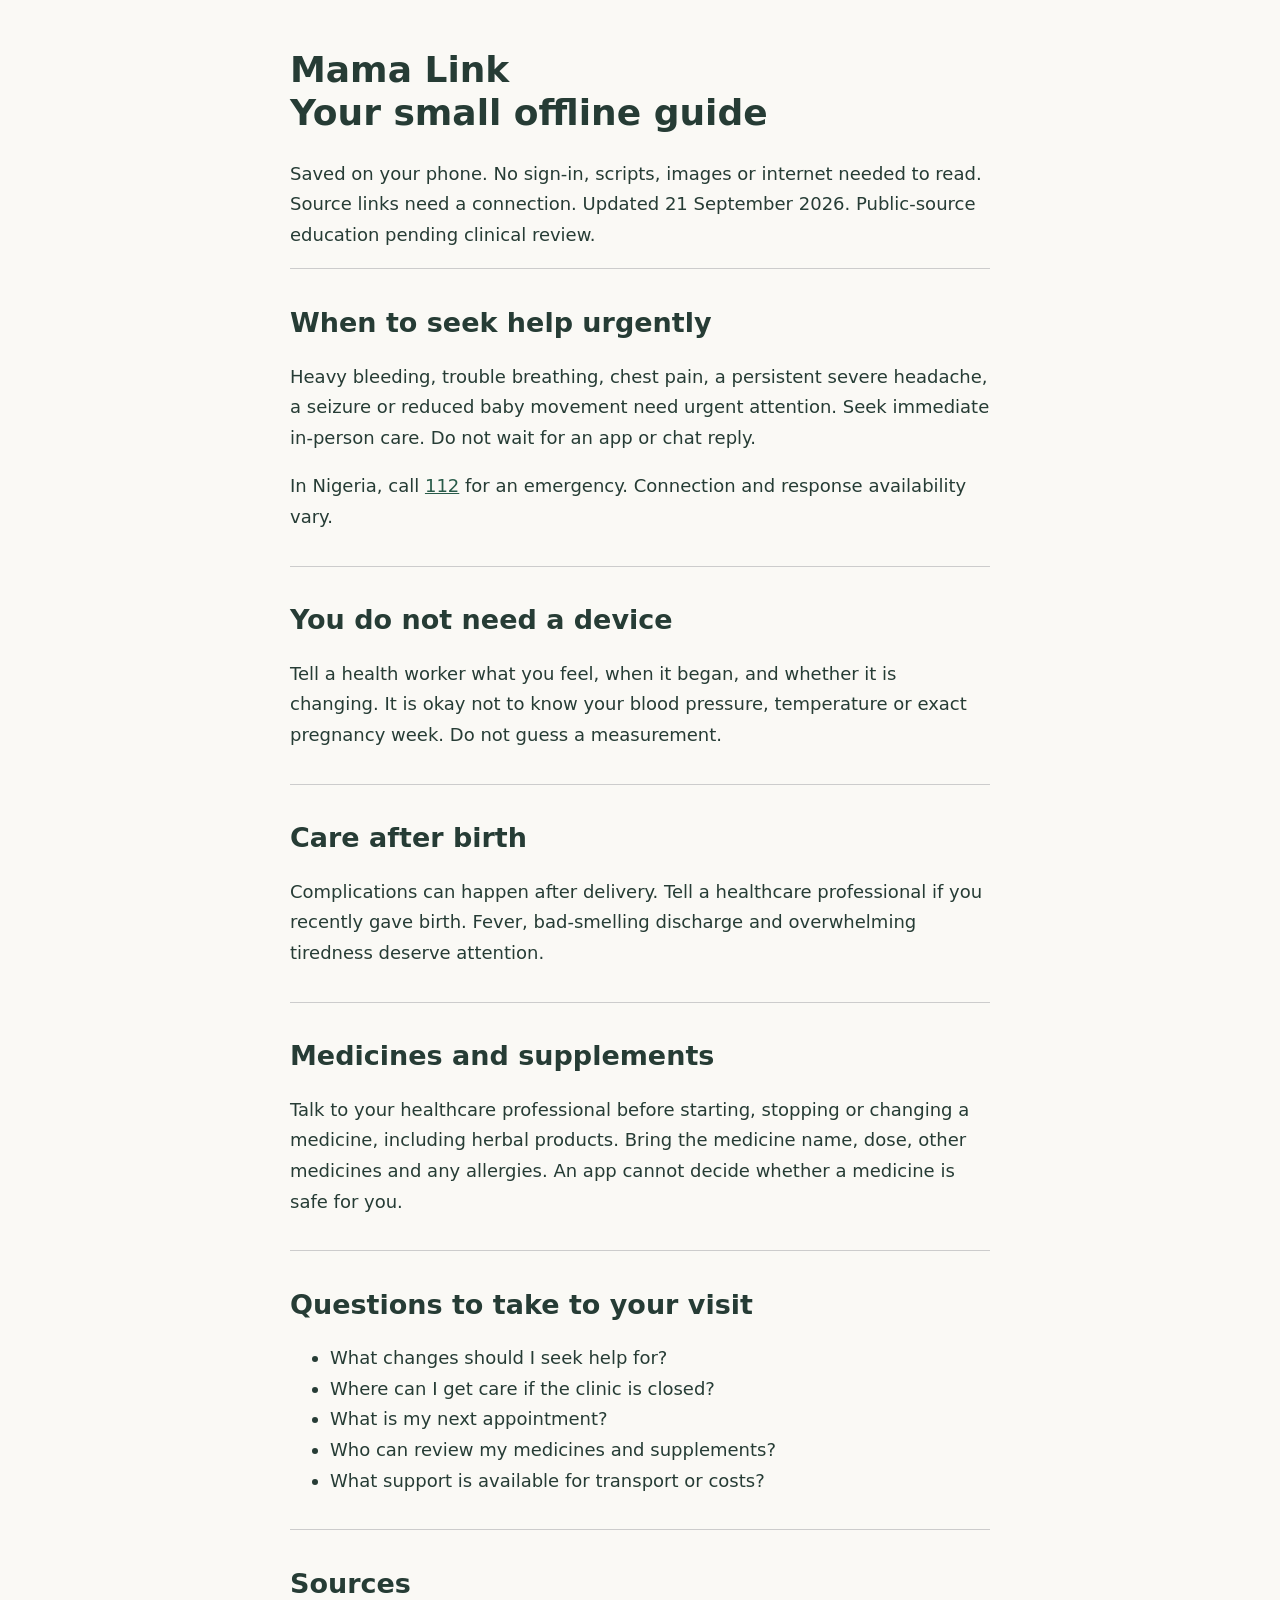
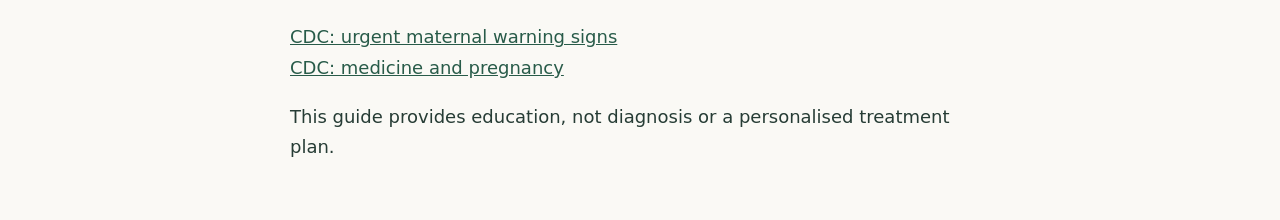
<file: app/frontend/mama-link-guide.html>
<!doctype html><html lang="en"><meta charset="utf-8"><meta name="viewport" content="width=device-width,initial-scale=1"><title>Mama Link — offline pregnancy guide</title><style>body{font:18px/1.7 system-ui,sans-serif;color:#263c35;background:#faf9f5;max-width:700px;margin:auto;padding:24px}h1,h2{line-height:1.2}section{border-top:1px solid #ccc;padding:15px 0}a{color:#285b49}</style><h1>Mama Link<br>Your small offline guide</h1><p>Saved on your phone. No sign-in, scripts, images or internet needed to read. Source links need a connection. Updated 21 September 2026. Public-source education pending clinical review.</p><section><h2>When to seek help urgently</h2><p>Heavy bleeding, trouble breathing, chest pain, a persistent severe headache, a seizure or reduced baby movement need urgent attention. Seek immediate in-person care. Do not wait for an app or chat reply.</p><p>In Nigeria, call <a href="tel:112">112</a> for an emergency. Connection and response availability vary.</p></section><section><h2>You do not need a device</h2><p>Tell a health worker what you feel, when it began, and whether it is changing. It is okay not to know your blood pressure, temperature or exact pregnancy week. Do not guess a measurement.</p></section><section><h2>Care after birth</h2><p>Complications can happen after delivery. Tell a healthcare professional if you recently gave birth. Fever, bad-smelling discharge and overwhelming tiredness deserve attention.</p></section><section><h2>Medicines and supplements</h2><p>Talk to your healthcare professional before starting, stopping or changing a medicine, including herbal products. Bring the medicine name, dose, other medicines and any allergies. An app cannot decide whether a medicine is safe for you.</p></section><section><h2>Questions to take to your visit</h2><ul><li>What changes should I seek help for?</li><li>Where can I get care if the clinic is closed?</li><li>What is my next appointment?</li><li>Who can review my medicines and supplements?</li><li>What support is available for transport or costs?</li></ul></section><section><h2>Sources</h2><p><a href="https://www.cdc.gov/hearher/maternal-warning-signs/index.html">CDC: urgent maternal warning signs</a><br><a href="https://www.cdc.gov/medicine-and-pregnancy/about/index.html">CDC: medicine and pregnancy</a></p><p>This guide provides education, not diagnosis or a personalised treatment plan.</p></section></html>
</file>
